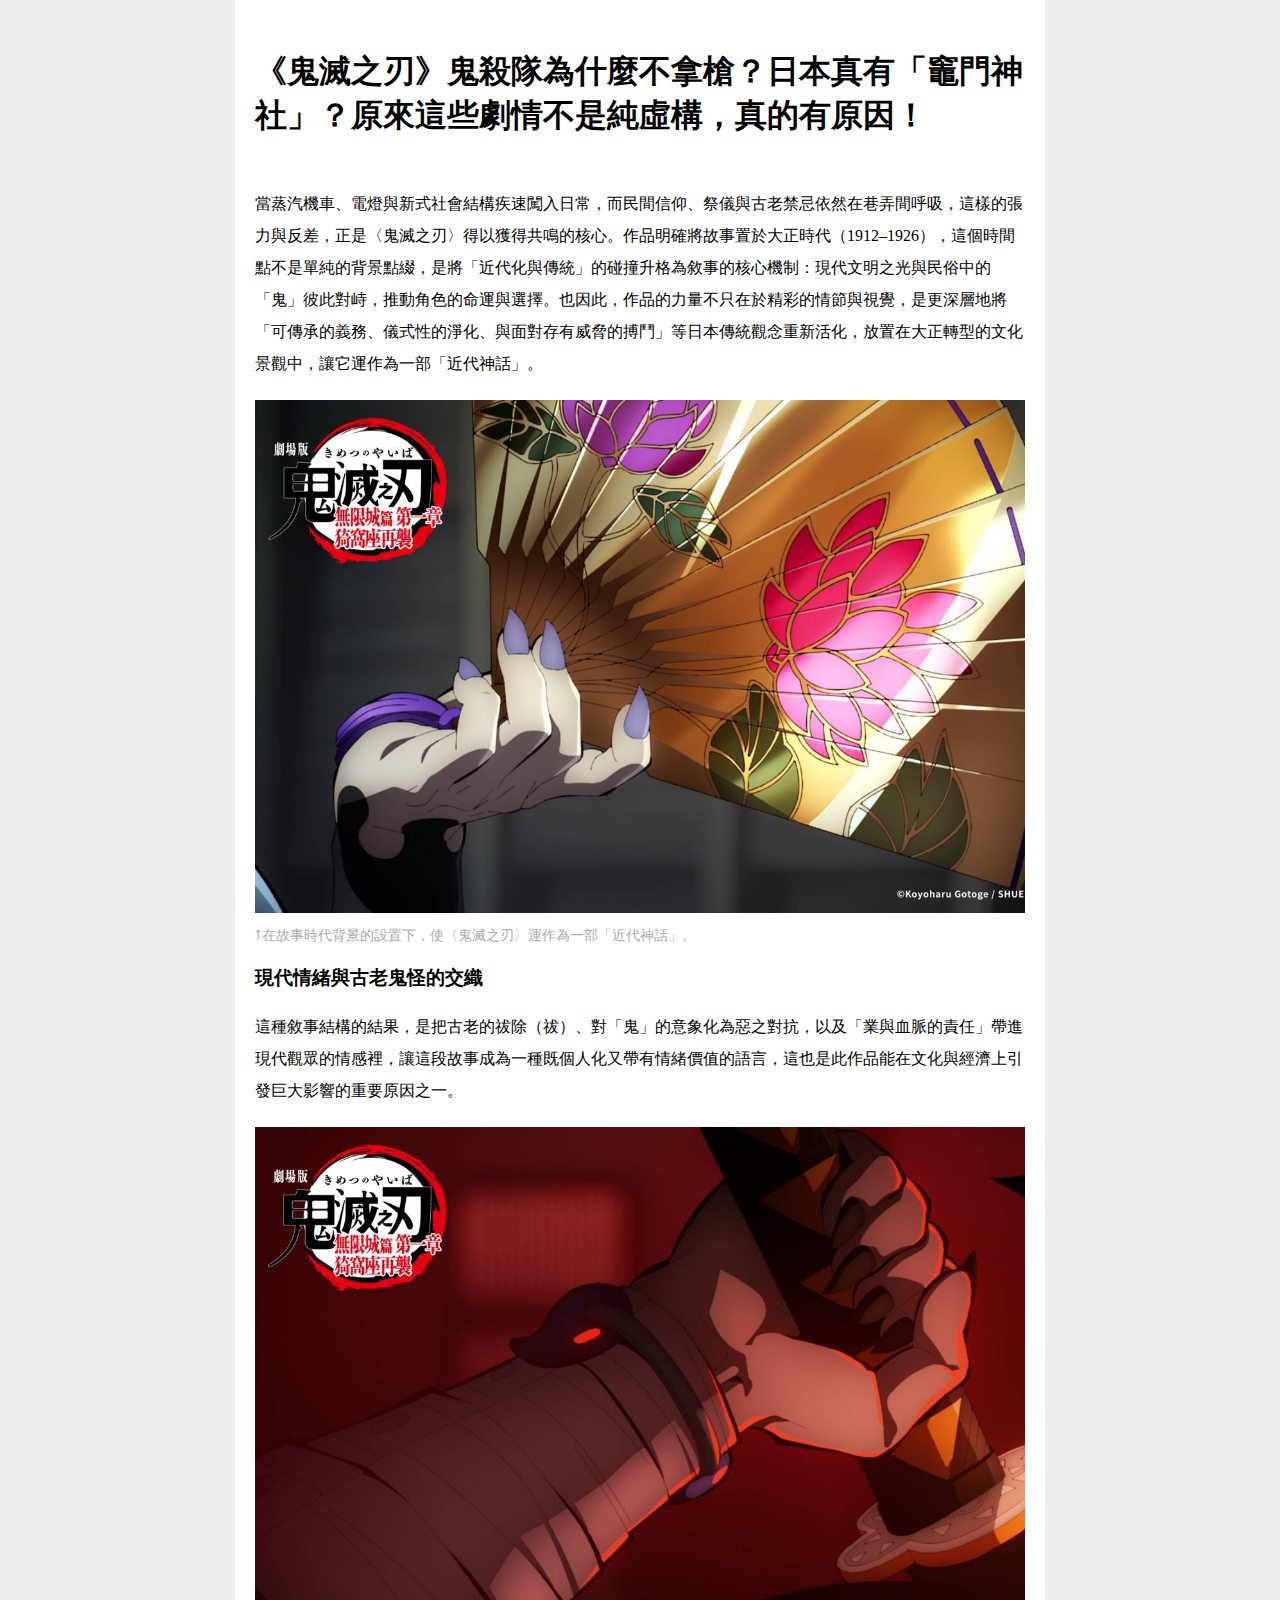
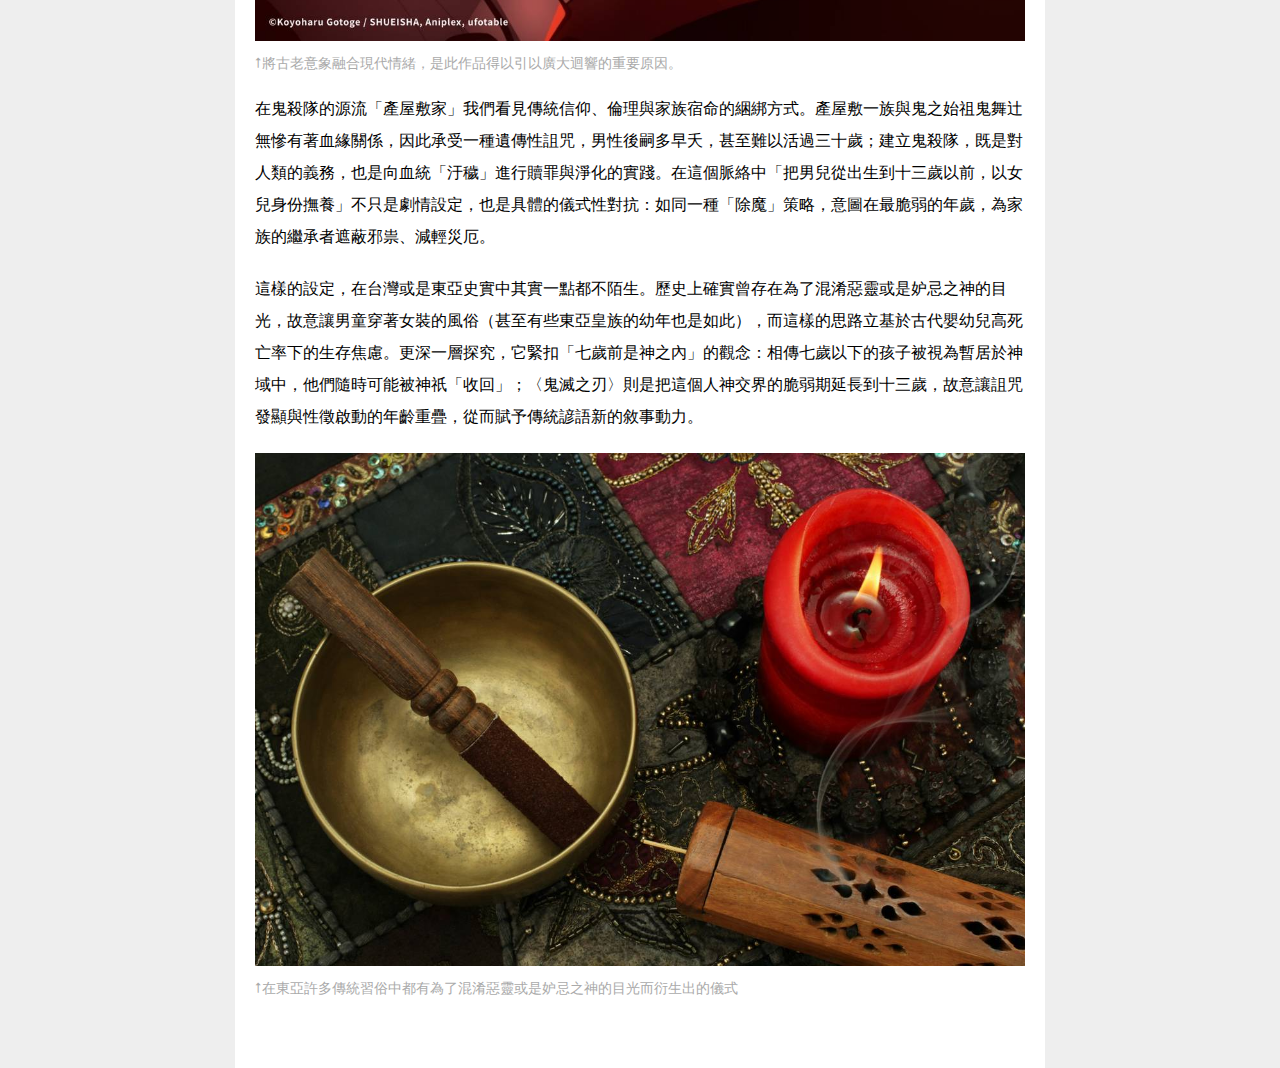
<file: index.html>
<!DOCTYPE html>
<html lang="en">

<head>
    <meta charset="UTF-8">
    <meta name="viewport" content="width=device-width, initial-scale=1.0">
    <title>Document</title>
    <link rel="stylesheet" href="index2.css">
</head>

<body>
    <!-- 最外層 -->
    <div class="wrap">
        <h1>《鬼滅之刃》鬼殺隊為什麼不拿槍？日本真有「竈門神社」？原來這些劇情不是純虛構，真的有原因！</h1>
        <p>當蒸汽機車、電燈與新式社會結構疾速闖入日常，而民間信仰、祭儀與古老禁忌依然在巷弄間呼吸，這樣的張力與反差，正是〈鬼滅之刃〉得以獲得共鳴的核心。作品明確將故事置於大正時代（1912–1926），這個時間點不是單純的背景點綴，是將「近代化與傳統」的碰撞升格為敘事的核心機制：現代文明之光與民俗中的「鬼」彼此對峙，推動角色的命運與選擇。也因此，作品的力量不只在於精彩的情節與視覺，是更深層地將「可傳承的義務、儀式性的淨化、與面對存有威脅的搏鬥」等日本傳統觀念重新活化，放置在大正轉型的文化景觀中，讓它運作為一部「近代神話」。
        </p>
        <!-- 圖+圖片來源 -->
        <figure>
            <img src="./images/p01.jpg" alt="">
            <figcaption>
                ⭡在故事時代背景的設置下，使〈鬼滅之刃〉運作為一部「近代神話」。
            </figcaption>
        </figure>
        <h3>現代情緒與古老鬼怪的交織</h3>
        <p>這種敘事結構的結果，是把古老的祓除（祓）、對「鬼」的意象化為惡之對抗，以及「業與血脈的責任」帶進現代觀眾的情感裡，讓這段故事成為一種既個人化又帶有情緒價值的語言，這也是此作品能在文化與經濟上引發巨大影響的重要原因之一。
        </p>
        <figure>
            <img src="./images/p02.jpg" alt="">
            <figcaption>
                ⭡將古老意象融合現代情緒，是此作品得以引以廣大迴響的重要原因。
            </figcaption>
        </figure>
        <p>在鬼殺隊的源流「產屋敷家」我們看見傳統信仰、倫理與家族宿命的綑綁方式。產屋敷一族與鬼之始祖鬼舞辻無慘有著血緣關係，因此承受一種遺傳性詛咒，男性後嗣多早夭，甚至難以活過三十歲；建立鬼殺隊，既是對人類的義務，也是向血統「汙穢」進行贖罪與淨化的實踐。在這個脈絡中「把男兒從出生到十三歲以前，以女兒身份撫養」不只是劇情設定，也是具體的儀式性對抗：如同一種「除魔」策略，意圖在最脆弱的年歲，為家族的繼承者遮蔽邪祟、減輕災厄。
        </p>
        <p>這樣的設定，在台灣或是東亞史實中其實一點都不陌生。歷史上確實曾存在為了混淆惡靈或是妒忌之神的目光，故意讓男童穿著女裝的風俗（甚至有些東亞皇族的幼年也是如此），而這樣的思路立基於古代嬰幼兒高死亡率下的生存焦慮。更深一層探究，它緊扣「七歲前是神之內」的觀念：相傳七歲以下的孩子被視為暫居於神域中，他們隨時可能被神祇「收回」；〈鬼滅之刃〉則是把這個人神交界的脆弱期延長到十三歲，故意讓詛咒發顯與性徵啟動的年齡重疊，從而賦予傳統諺語新的敘事動力。
        </p>
        <figure>
            <img src="./images/p03.jpg" alt="">
            <figcaption>⭡在東亞許多傳統習俗中都有為了混淆惡靈或是妒忌之神的目光而衍生出的儀式</figcaption>
        </figure>
    </div>
</body>

</html>
</file>
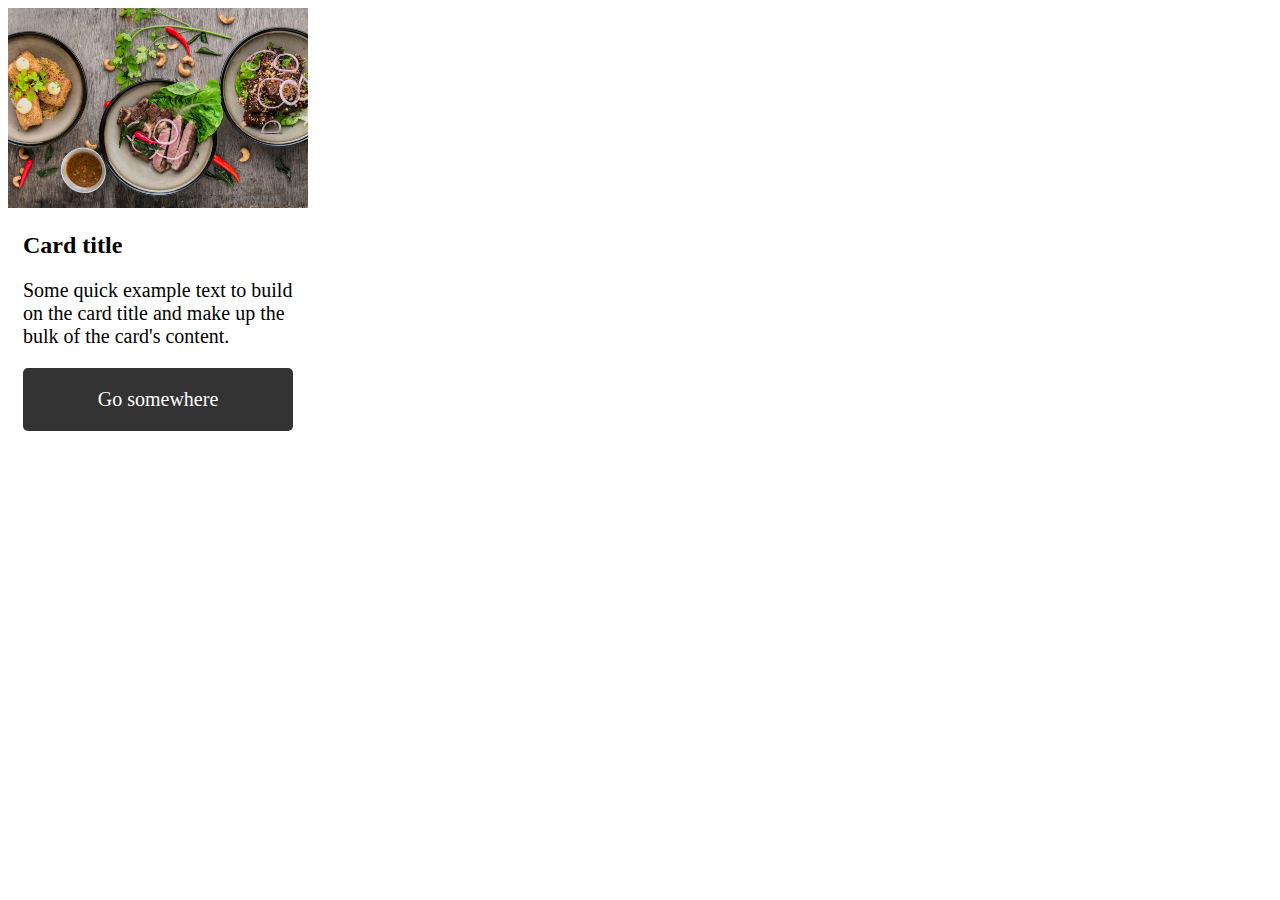
<file: card.html>
<!DOCTYPE html>
<html lang="en">

<head>
    <meta charset="UTF-8">
    <meta name="viewport" content="width=device-width, initial-scale=1.0">
    <title>Document</title>
    <!-- CSS -->
    <style>
        .card {
            /* border: 1px solid red;  */
            /* 寬度 */
            width: 300px;
        }

        .card img {
            width: 100%;
        }

        .card-title {
            /* 字體大小 */
            font-size: 24px;
            /* 邊界=>margin */
            margin: 0;
        }

        .card-text {
            font-size: 20px;
            /* 左右對齊 */
            /* text-align:justify ; */
        }

        .card-body {            
            /* 上下左右不貼邊（內縮排=>padding） */
            padding-top: 20px;
            padding-left: 5%;
            padding-right:5%;
            width: 90%;
        }

        .card-body a {
            /* 背景色 */
            background-color: #333;
            /* 文字色 */
            color: #fff;
            width: 100%;
            /* 轉換為區塊元素 */
            display: block;
            /* 水平置中 */
            text-align: center;
            /* 文字底線取消 */
            text-decoration:none;
            /* 左縮排 */
            padding-top: 20px;
            /* 右縮排 */
            padding-bottom: 20px;
            /* 圓角 */
            border-radius: 5px;
            font-size: 20px;
        }
    </style>
</head>

<body>
    <!-- 卡片元件 -->
    <div class="card">
        <img src="./images/p2.avif" class="card-img-top" alt="...">
        <div class="card-body">
            <h5 class="card-title">Card title</h5>
            <p class="card-text">
                Some quick example text to build on the card title and make up the bulk of the card's
                content.
            </p>
            <!-- 超連結是行內元素 -->
            <!-- 特性：沒有寬高 -->
            <!-- 所以看見的寬高是由內容撐開的 -->
            <!-- 因此，若要有寬高的設定，可以轉換成區塊元素 -->
            <a href="#" class="btn btn-primary">Go somewhere</a>            
        </div>
    </div>
</body>

</html>
</file>
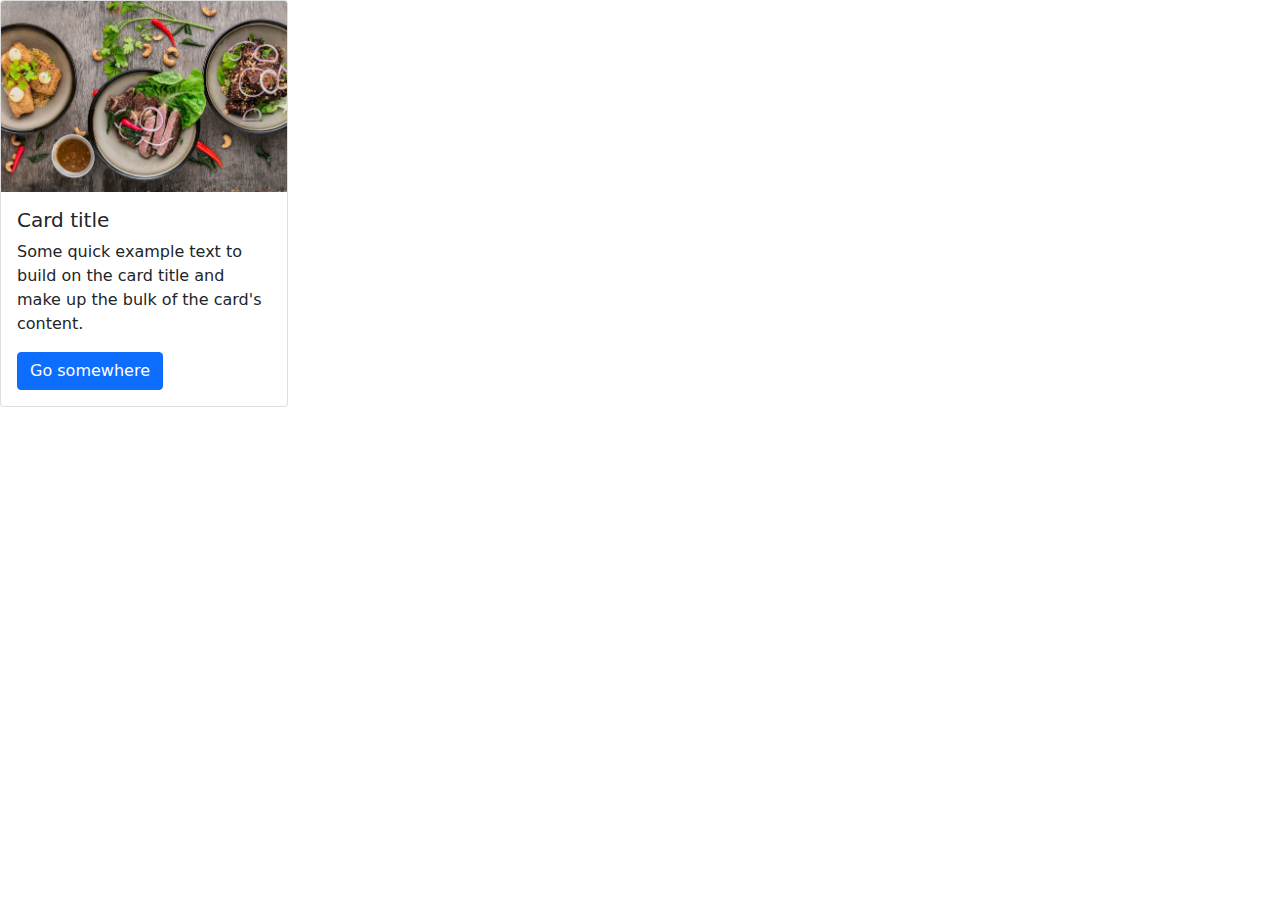
<file: index3.html>
<!DOCTYPE html>
<html lang="en">

<head>
    <meta charset="UTF-8">
    <meta name="viewport" content="width=device-width, initial-scale=1.0">
    <title>Document</title>
    <!-- bs5 CDN -->
    <!--  
    <link href="https://cdn.jsdelivr.net/npm/bootstrap@5.1.1/dist/css/bootstrap.min.css" rel="stylesheet"
        integrity="sha384-F3w7mX95PdgyTmZZMECAngseQB83DfGTowi0iMjiWaeVhAn4FJkqJByhZMI3AhiU" crossorigin="anonymous">
    <script src="https://cdn.jsdelivr.net/npm/bootstrap@5.1.1/dist/js/bootstrap.bundle.min.js"
        integrity="sha384-/bQdsTh/da6pkI1MST/rWKFNjaCP5gBSY4sEBT38Q/9RBh9AH40zEOg7Hlq2THRZ"
        crossorigin="anonymous"></script>
    -->

    <!-- 使用專案中的CSS與JS -->
    <link rel="stylesheet" href="./css/bootstrap.min.css">
    <script src="./js/bootstrap.bundle.min.js"></script>
</head>

<body>
    <!-- 卡片元件 -->
    <div class="card" style="width: 18rem;">
        <img src="./images/p2.avif" class="card-img-top" alt="...">
        <div class="card-body">
            <h5 class="card-title">Card title</h5>
            <p class="card-text">
                Some quick example text to build on the card title and make up the bulk of the card's
                content.
            </p>
            <a href="#" class="btn btn-primary">Go somewhere</a>
        </div>
    </div>
</body>

</html>
</file>
<file: index2.css>
/* 所有標籤預設邊界歸0 */
*{
    margin: 0;    
}
body{
    background-color: #eee;
}

/* 最外層 */
.wrap{
    background-color: #fff;
    width: 770px;
    /* 頁面水平置中 */
    margin-left: auto;
    margin-right: auto;
    /* 內容縮排 */
    /* 標準寫法 */
    /* 
    padding-top: 50px;
    padding-left: 20px;
    padding-right: 20px;
    padding-bottom: 50px;     
    */

    /* 一行式寫法 */
    /* padding: 上 右 下 左; */
    /* padding: 50px 20px 50px 20px; */

    /* padding: 上下 左右; */
    padding: 50px 20px;
}

figure{    
    width: 100%;    /*相對於最外層.wrap => 770px*/
    margin-top: 20px;
    margin-bottom: 20px;
}
figure img{
    width: 100%;    /*相對於figure父元素770px*/
}
figcaption{
    color: #aaa;
    font-size: 14px;
    /* 上邊界 */
    margin-top: 10px;
}

h1{
    margin-bottom: 50px;
}
h3{
    margin-bottom: 20px;
}
p{
    margin-bottom: 20px;
    /* 行高 */
    line-height: 2;
}
</file>
